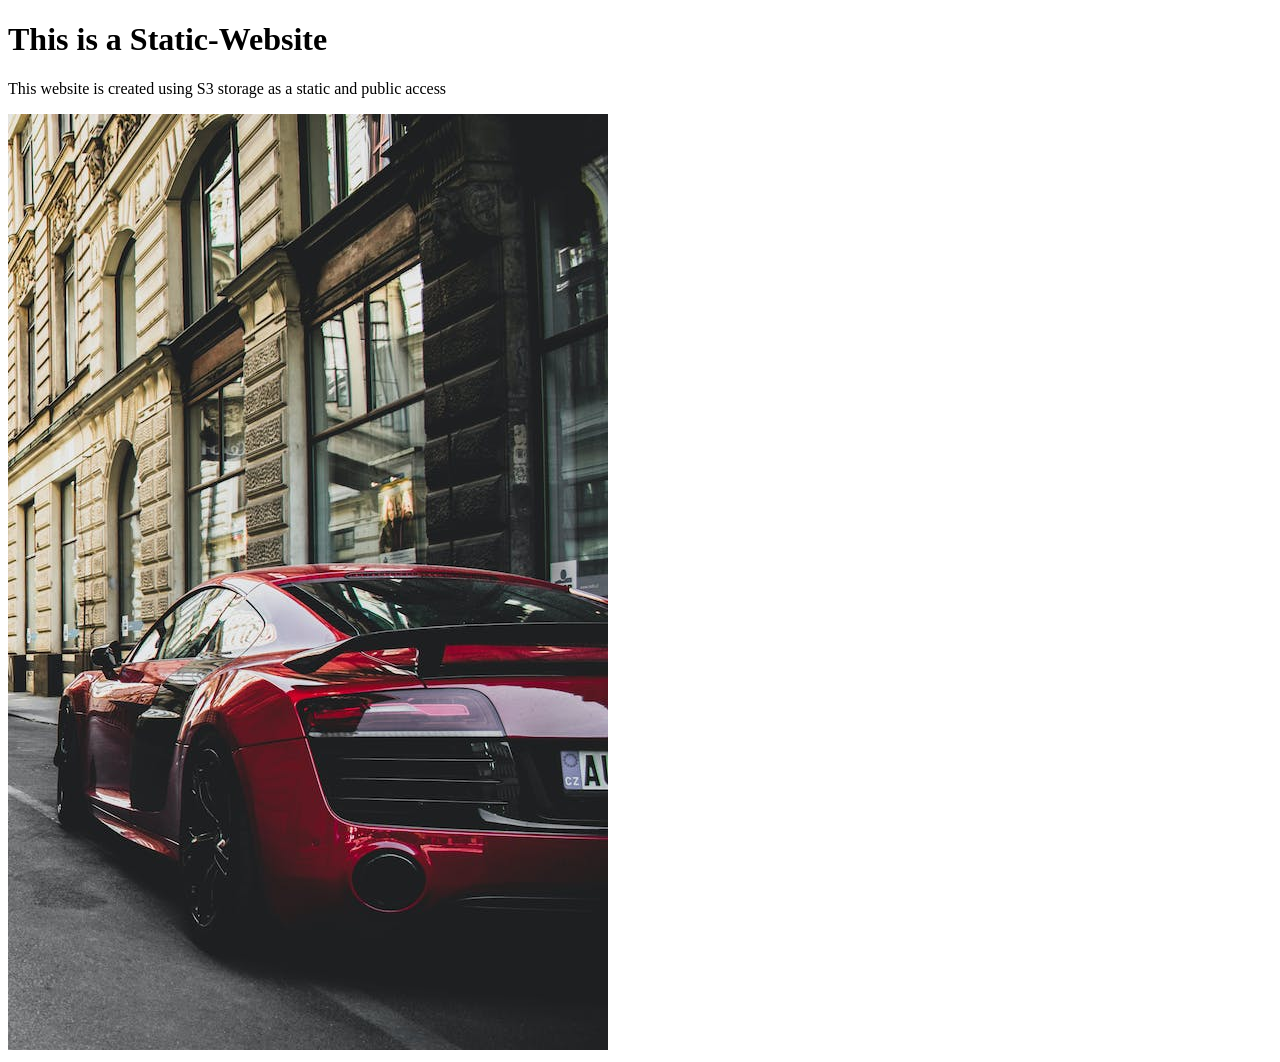
<file: Static-Website/index.html>
<!DOCTYPE html>
<html lang="en">
<head>
    <meta charset="UTF-8">
    <meta name="viewport" content="width=device-width, initial-scale=1.0">
    <title>Static-Website</title>
</head>
<body>
    <h1>This is a Static-Website</h1>
    <p>
        This website is created using S3 storage as a static and public access
    </p>
    <img src="pexels-photo-1545743.jpeg">
</body>
</html>
</file>
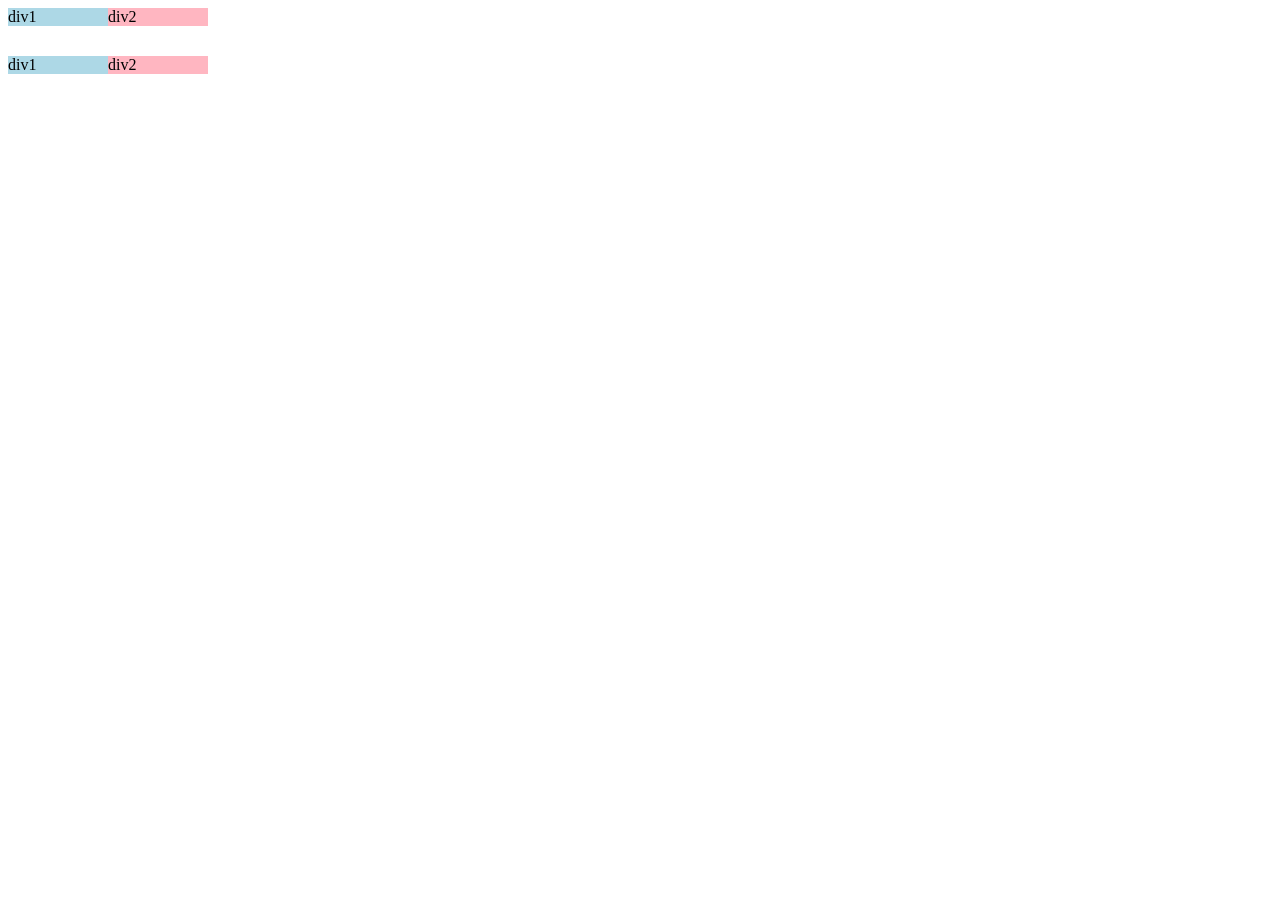
<file: CodePipeLine-Continuous-Deployment/YT-clone/grid.html>
<!DOCTYPE html>
<html>
    <title>Grid Practice</title>
    <head>

    </head>
    <body>
        <div style="
        margin-bottom: 30px;
            display: grid;
            grid-template-columns: 100px 100px ;
            ">
            <div style="background-color: lightblue;">div1</div>
            <div style="background-color: lightpink;">div2</div>
        </div>

        <div style="
        display: grid;
        grid-template-columns: 100px 100px;
        ">
        <div style="background-color: lightblue;">div1</div>
        <div style="background-color: lightpink;">div2</div>
    </div>
    </body>
</html>
</file>
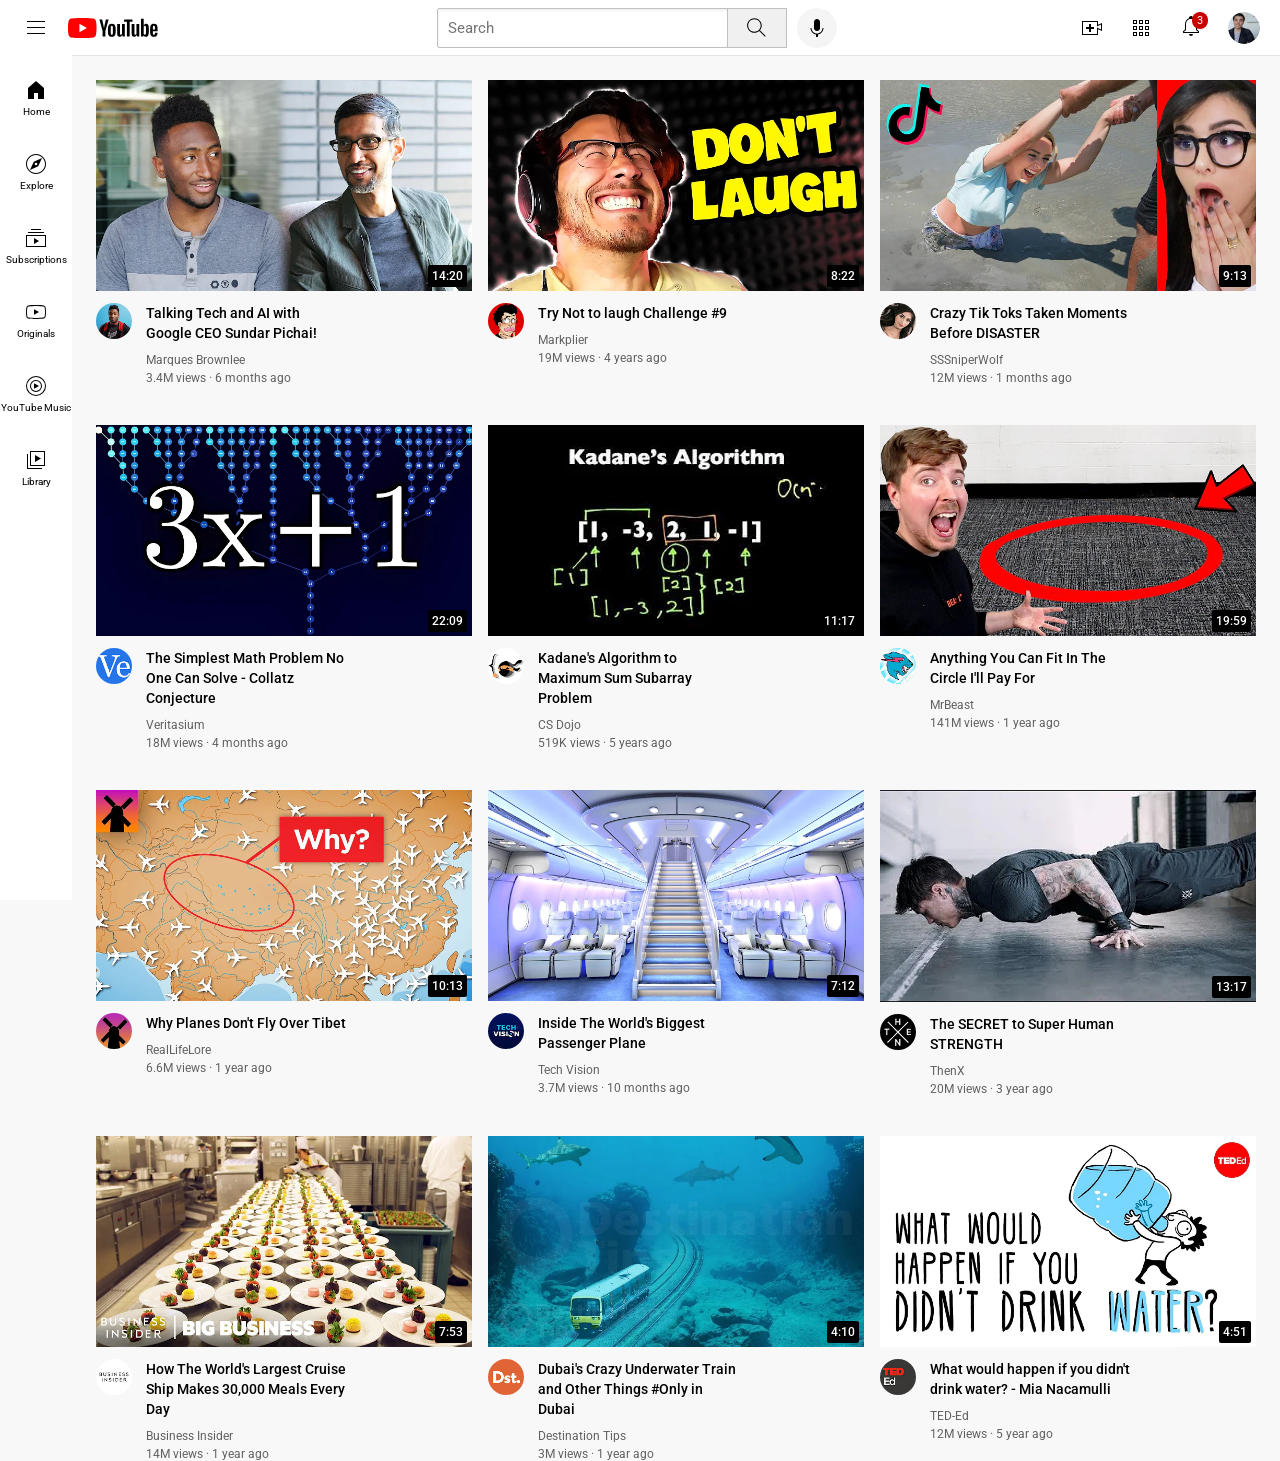
<file: CodePipeLine-Continuous-Deployment/YT-clone/youtube.html>
<!DOCTYPE html>
<html>
    <head>
        <title>
            Youtube.com Clone
        </title>

        <link rel="preconnect" href="https://fonts.googleapis.com">
        <link rel="preconnect" href="https://fonts.gstatic.com" crossorigin>
        <link href="https://fonts.googleapis.com/css2?family=Roboto:wght@400;500;700&display=swap" rel="stylesheet">

        <link rel="stylesheet" href="styles/general.css">
        <link rel="stylesheet" href="styles/header.css">
        <link rel="stylesheet" href="styles/video.css">
        <link rel="stylesheet" href="styles/sidebar.css">
    </head>

    <body>
        <div class="header">
            <div class="left-section">
                <img class="hamburger-menu" src="header/hamburger-menu.svg">
                <img class="youtube-logo" src="header/youtube-logo.svg">
            </div>

            <div class="middle-section">
                <input class="search-bar" type="textbox" placeholder="Search">
                <button class="search-button">
                    <img class="search-icon" src="header/search.svg">
                    <div class="tooltip">Search</div>
                </button>
                <button class="voice-search-button">
                    <img class="voice-search-icon" src="header/voice-search-icon.svg">
                    <div class="tooltip">Search with your voice</div>
                </button>
            </div>

            <div class="right-section">
                <div class="upload-icon-container">
                    <img class="upload-icon" src="header/upload.svg">
                    <div class="tooltip">Create</div>
                </div>
                
                <img class="youtube-apps-icon" src="header/youtube-apps.svg">
                <div class="notifications-icon-container">
                    <img class="notifications-icon" src="header/notifications.svg">
                    <div class="notifications-count">3</div>
                </div>
                <img class="current-user-picture" src="header/my-channel.jpeg">
            </div>
        </div>

        <div class="sidebar">
            <div class="sidebar-bar">
                <img src="header/home.svg">
                <div>Home</div>
            </div>
            <div class="sidebar-bar">
                <img src="header/explore.svg">
                <div>Explore</div>
            </div>
            <div class="sidebar-bar">
                <img src="header/subscriptions.svg">
                <div>Subscriptions</div>
            </div>
            <div class="sidebar-bar">
                <img src="header/originals.svg">
                <div>Originals</div>
            </div>
            <div class="sidebar-bar">
                <img src="header/youtube-music.svg">
                <div>YouTube Music</div>
            </div>
            <div class="sidebar-bar">
                <img src="header/library.svg">
                <div>Library</div>
            </div>
        </div>
        
        <div class="video-grid">
            <div class="video-preview">

                <div class="thumbnail-row"> 
                    <img class="thumbnail" src="thumbnails/thumbnail-1.webp">
                    <div class="video-time">
                        14:20
                    </div>
                </div>
    
                <div class="video-info-grid">
                    <div class="channel-picture">
                        <img class="profile-picture" src="channel-pictures/channel-1.jpeg">
                    </div>
    
                    <div class="video-info">
                        <p class="video-title">
                        Talking Tech and AI with Google CEO Sundar Pichai!
                    </p>
                    <p class="video-author">
                        Marques Brownlee
                    </p>
                    <p class="video-stats ">
                        3.4M views &#183 6 months ago
                    </p>
                </div>
                    
                </div>
               
            </div>
    
            <div class="video-preview">
    
                <div class="thumbnail-row"> 
                    <img class="thumbnail" src="thumbnails/thumbnail-2.webp">
                    <div class="video-time">
                        8:22
                    </div>
                </div>
       
                <div class="video-info-grid">
                    <div class="channel-picture">
                        <img class="profile-picture" src="channel-pictures/channel-2.jpeg">
                    </div>
    
                    <div class="video-info">
                        <p class="video-title">
                        Try Not to laugh Challenge #9
                    </p>
                    <p class="video-author">
                        Markplier
                    </p>
                    <p class="video-stats ">
                        19M views &#183 4 years ago
                    </p>
                </div>
                    
                </div>
               
            </div>
    
            <div class="video-preview">
    
                <div class="thumbnail-row"> 
                    <img class="thumbnail" src="thumbnails/thumbnail-3.webp">
                    <div class="video-time">
                        9:13
                    </div>
                </div>
    
                <div class="video-info-grid">
                    <div class="channel-picture">
                        <img class="profile-picture" src="channel-pictures/channel-3.jpeg">
                    </div>
    
                    <div class="video-info">
                        <p class="video-title">
                        Crazy Tik Toks Taken Moments Before DISASTER
                    </p>
                    <p class="video-author">
                        SSSniperWolf
                    </p>
                    <p class="video-stats ">
                        12M views &#183 1 months ago
                    </p>
                </div>
                    
                </div>
               
            </div>
    
            <div class="video-preview">
    
                <div class="thumbnail-row"> 
                    <img class="thumbnail" src="thumbnails/thumbnail-4.webp">
                    <div class="video-time">
                        22:09
                    </div>
                </div>
       
                <div class="video-info-grid">
                    <div class="channel-picture">
                        <img class="profile-picture" src="channel-pictures/channel-4.jpeg">
                    </div>
    
                    <div class="video-info">
                        <p class="video-title">
                        The Simplest Math Problem No One Can Solve - Collatz Conjecture
                    </p>
                    <p class="video-author">
                        Veritasium
                    </p>
                    <p class="video-stats ">
                        18M views &#183 4 months ago
                    </p>
                </div>
                    
                </div>
               
            </div>
    
            <div class="video-preview">
    
                <div class="thumbnail-row"> 
                    <img class="thumbnail" src="thumbnails/thumbnail-5.webp">
                    <div class="video-time">
                        11:17
                    </div>
                </div>
    
                <div class="video-info-grid">
                    <div class="channel-picture">
                        <img class="profile-picture" src="channel-pictures/channel-5.jpeg">
                    </div>
    
                    <div class="video-info">
                        <p class="video-title">
                        Kadane's Algorithm to Maximum Sum Subarray Problem
                    </p>
                    <p class="video-author">
                        CS Dojo
                    </p>
                    <p class="video-stats ">
                        519K views &#183 5 years ago
                    </p>
                </div>
                    
                </div>
               
            </div>
    
            <div class="video-preview">
    
                <div class="thumbnail-row"> 
                    <img class="thumbnail" src="thumbnails/thumbnail-6.webp">
                    <div class="video-time">
                        19:59
                    </div>
                </div>
       
                <div class="video-info-grid">
                    <div class="channel-picture">
                        <img class="profile-picture" src="channel-pictures/channel-6.jpeg">
                    </div>
    
                    <div class="video-info">
                        <p class="video-title">
                        Anything You Can Fit In The Circle I'll Pay For
                    </p>
                    <p class="video-author">
                        MrBeast
                    </p>
                    <p class="video-stats ">
                        141M views &#183 1 year ago
                    </p>
                </div>
                    
                </div>
               
            </div>

            <div class="video-preview">
    
                <div class="thumbnail-row"> 
                    <img class="thumbnail" src="thumbnails/thumbnail-7.webp">
                    <div class="video-time">
                        10:13
                    </div>
                </div>
       
                <div class="video-info-grid">
                    <div class="channel-picture">
                        <img class="profile-picture" src="channel-pictures/channel-7.jpeg">
                    </div>
    
                    <div class="video-info">
                        <p class="video-title">
                        Why Planes Don't Fly Over Tibet
                    </p>
                    <p class="video-author">
                        RealLifeLore
                    </p>
                    <p class="video-stats ">
                        6.6M views &#183 1 year ago
                    </p>
                </div>
                    
                </div>
               
            </div>

            <div class="video-preview">
    
                <div class="thumbnail-row"> 
                    <img class="thumbnail" src="thumbnails/thumbnail-8.webp">
                    <div class="video-time">
                        7:12
                    </div>
                </div>
       
                <div class="video-info-grid">
                    <div class="channel-picture">
                        <img class="profile-picture" src="channel-pictures/channel-8.jpeg">
                    </div>
    
                    <div class="video-info">
                        <p class="video-title">
                        Inside The World's Biggest Passenger Plane
                    </p>
                    <p class="video-author">
                        Tech Vision
                    </p>
                    <p class="video-stats ">
                        3.7M views &#183 10 months ago
                    </p>
                </div>
                    
                </div>
               
            </div>

            <div class="video-preview">
    
                <div class="thumbnail-row"> 
                    <img class="thumbnail" src="thumbnails/thumbnail-9.webp">
                    <div class="video-time">
                        13:17
                    </div>
                </div>
       
                <div class="video-info-grid">
                    <div class="channel-picture">
                        <img class="profile-picture" src="channel-pictures/channel-9.jpeg">
                    </div>
    
                    <div class="video-info">
                        <p class="video-title">
                        The SECRET to Super Human STRENGTH
                    </p>
                    <p class="video-author">
                        ThenX
                    </p>
                    <p class="video-stats ">
                        20M views &#183 3 year ago
                    </p>
                </div>
                    
                </div>
               
            </div>

            <div class="video-preview">
    
                <div class="thumbnail-row"> 
                    <img class="thumbnail" src="thumbnails/thumbnail-10.webp">
                    <div class="video-time">
                        7:53
                    </div>
                </div>
       
                <div class="video-info-grid">
                    <div class="channel-picture">
                        <img class="profile-picture" src="channel-pictures/channel-10.jpeg">
                    </div>
    
                    <div class="video-info">
                        <p class="video-title">
                            How The World's Largest Cruise Ship Makes 30,000 Meals Every Day
                    </p>
                    <p class="video-author">
                        Business Insider
                    </p>
                    <p class="video-stats ">
                        14M views &#183 1 year ago
                    </p>
                </div>
                    
                </div>
               
            </div>

            <div class="video-preview">
    
                <div class="thumbnail-row"> 
                    <img class="thumbnail" src="thumbnails/thumbnail-11.webp">
                    <div class="video-time">
                        4:10
                    </div>
                </div>
       
                <div class="video-info-grid">
                    <div class="channel-picture">
                        <img class="profile-picture" src="channel-pictures/channel-11.jpeg">
                    </div>
    
                    <div class="video-info">
                        <p class="video-title">
                        Dubai's Crazy Underwater Train and Other Things #Only in Dubai
                    </p>
                    <p class="video-author">
                        Destination Tips
                    </p>
                    <p class="video-stats ">
                        3M views &#183 1 year ago
                    </p>
                </div>
                    
                </div>
               
            </div>

            <div class="video-preview">
    
                <div class="thumbnail-row"> 
                    <img class="thumbnail" src="thumbnails/thumbnail-12.webp">
                    <div class="video-time">
                        4:51
                    </div>
                </div>
       
                <div class="video-info-grid">
                    <div class="channel-picture">
                        <img class="profile-picture" src="channel-pictures/channel-12.jpeg">
                    </div>
    
                    <div class="video-info">
                        <p class="video-title">
                        What would happen if you didn't drink water? - Mia Nacamulli
                    </p>
                    <p class="video-author">
                        TED-Ed
                    </p>
                    <p class="video-stats ">
                        12M views &#183 5 year ago
                    </p>
                </div>
                    
                </div>
               
            </div>

        </div>
        
    </body>
</html>
</file>
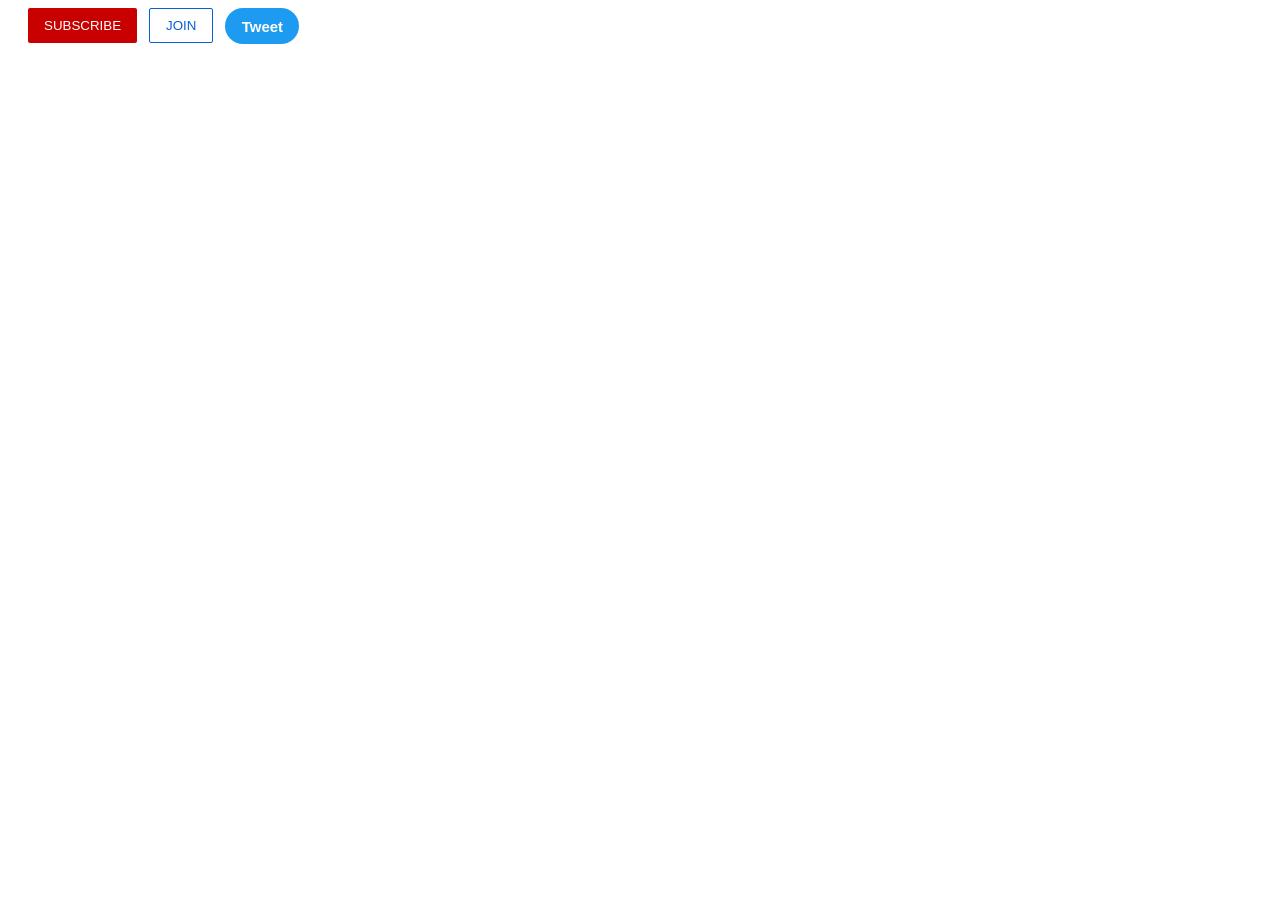
<file: CodePipeLine-Continuous-Deployment/YT-clone/intro-to-html/buttons.html>
<!DOCTYPE html>
<html>
    <head>
        <title>Button Practice</title>
        <link rel="stylesheet" href="buttons.css"> 
    </head>

    <body>
        <button class="subscribe-button">
            SUBSCRIBE
        </button>
        
        <button class="join-button">
            JOIN
        </button>

        <button class="tweet-button">
            Tweet
        </button>
    </body>
</html>
</file>
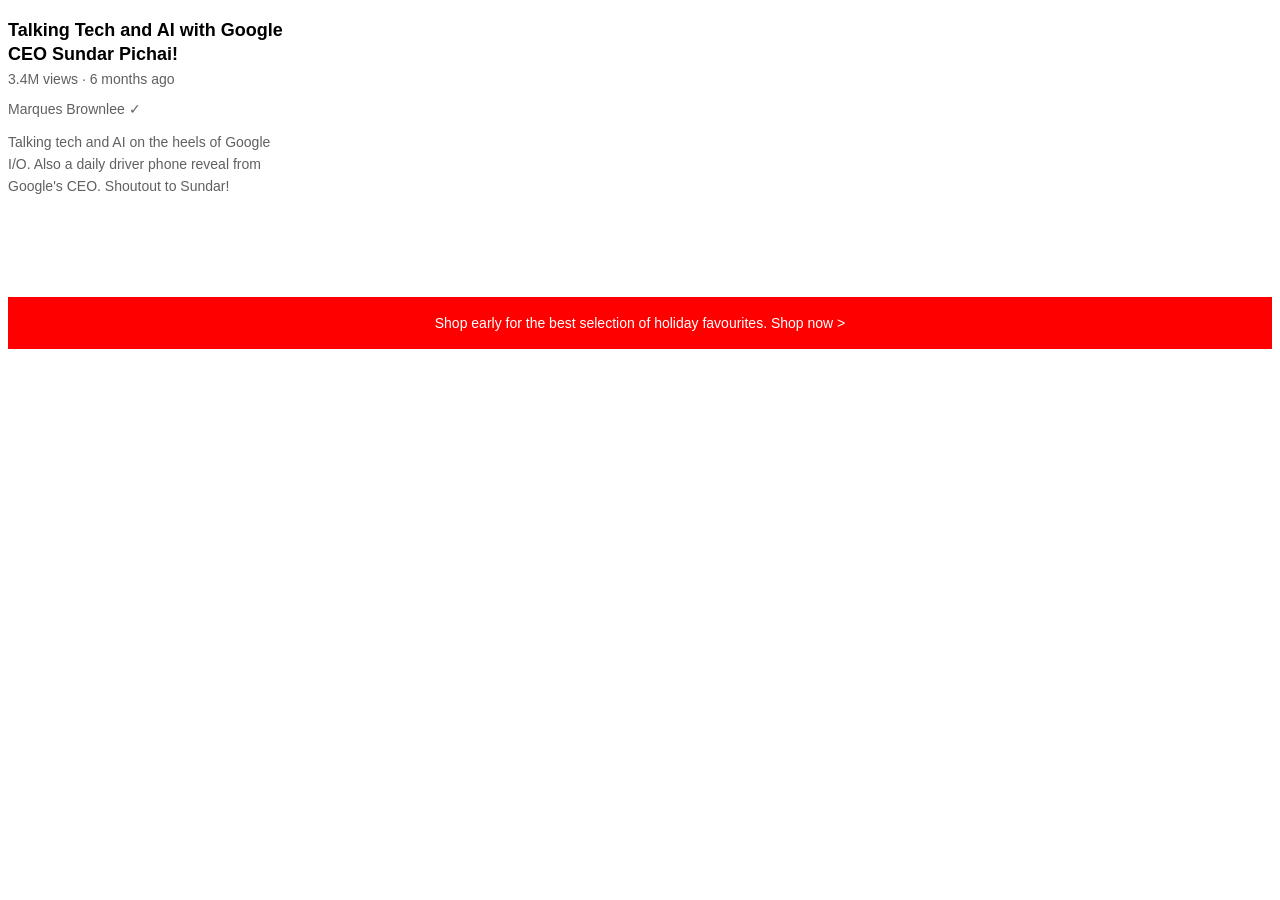
<file: CodePipeLine-Continuous-Deployment/YT-clone/intro-to-html/text.html>
<!DOCTYPE html>
<html>
    <head>
        <title>Text</title>
        <link rel="stylesheet" href="text.css">
    </head>

    <body>
        <p class="video-title">
            Talking Tech and AI with Google CEO Sundar Pichai!
        </p>
        
        <p class="video">
            3.4M views &#183 6 months ago
        </p>
        
        <p class="author">
            Marques Brownlee &#10003;
        </p>
        
        <p class="desc">
            Talking tech and AI on the heels of Google I/O. Also a daily driver phone reveal from Google's CEO. Shoutout to Sundar!
        </p>
        
        <p class="apple">
            Shop early for the best selection of holiday favourites. <span class="exp">Shop now &#62</span>
        
        </p>
    </body>
</html>
</file>
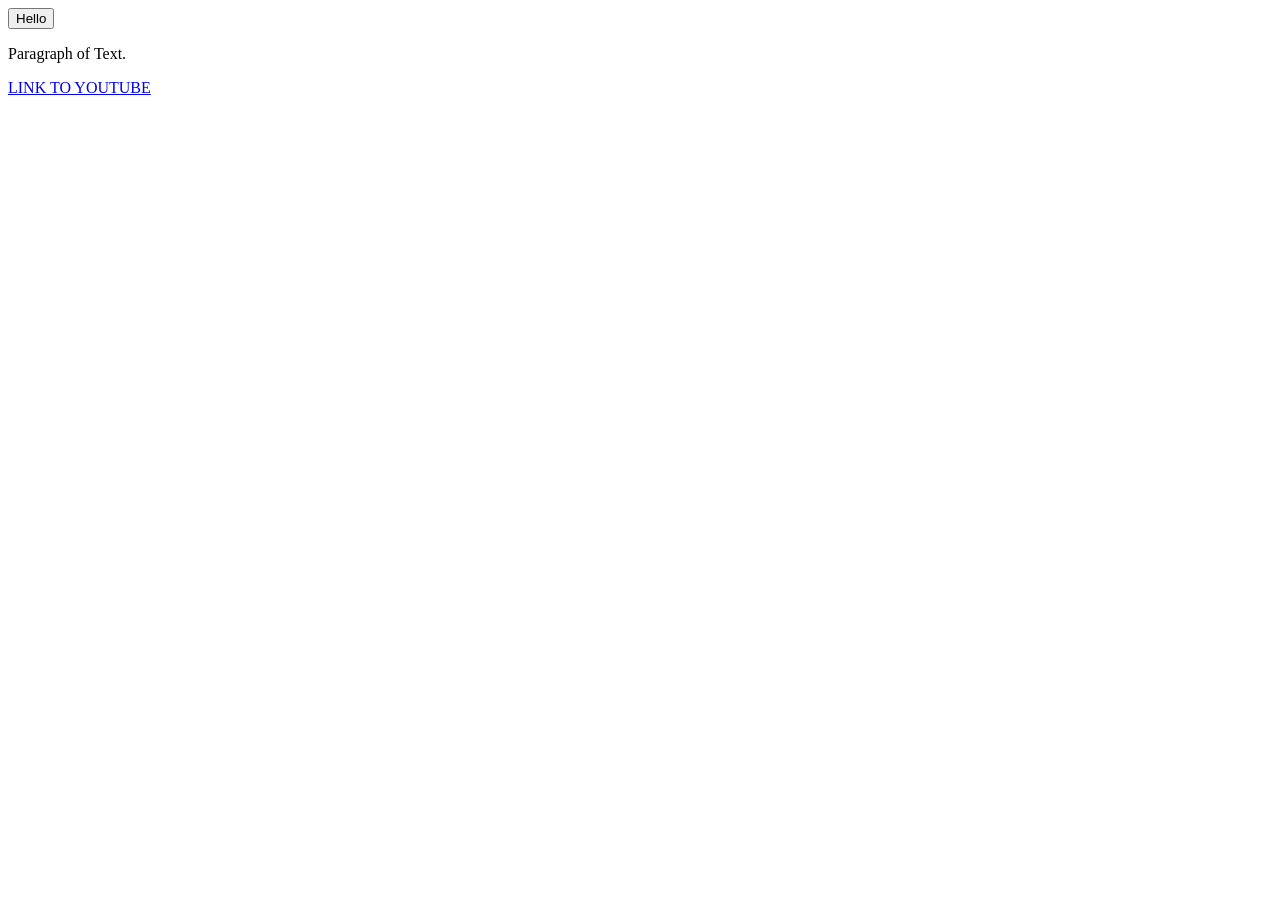
<file: CodePipeLine-Continuous-Deployment/YT-clone/intro-to-html/website.html>
<!DOCTYPE html>
<html>
    <head>
        <title>
            First Website
        </title>
    </head>

    <body>
        <button>
            Hello
        </button>
        
        <p>
            Paragraph of Text.
        </p>
        
        <a href="https://www.youtube.com/" target="_blank">
            LINK TO YOUTUBE 
        </a>
    </body>
</html>
</file>
<file: CodePipeLine-Continuous-Deployment/YT-clone/styles/general.css>
p {
    font-family: Roboto, Arial;
    margin-top: 0;
    margin-bottom: 0;
}

body {
    margin:0;
    padding-top: 80px;
    padding-left: 96px;
    padding-right: 24px;
    background-color: rgb(248, 248, 248);
}
</file>
<file: CodePipeLine-Continuous-Deployment/YT-clone/styles/header.css>
.header {
    height:55px;
    display: flex;
    flex-direction: row;
    justify-content: space-between;
    position: Fixed;
    top:0;
    left:0;
    right:0;
    background-color: white;
    border-bottom-width:  1px;
    border-bottom-style: solid;
    border-bottom-color: rgb(227, 228, 228);
    z-index: 100;
}

.left-section {
    display: flex;
    align-items: center;
}

.hamburger-menu {
    margin-left: 24px;
    margin-right: 20px;
    height:24px;
}

.youtube-logo {
    height:20px
}

.middle-section {
    display: flex;
    flex:1;
    margin-left:70px;
    margin-right: 35px;
    max-width: 400px;
    align-items: center;
}

.search-bar::placeholder {
    font-family: Roboto, Arial;
    font-size: 15px;
}

.search-bar {
    flex:1;
    height:36px;
    padding-left: 10px;
    font-size: 15px;
    border-width: 1px;
    border-style: solid;
    border-color: rgb(192, 192, 192);
    border-radius: 2px;
    box-shadow: inset 1px 2px 3px rgba(0, 0, 0, 0.05);
    width: 0 ;
}

.search-button {
    height:40px;
    width:60px;
    background-color: rgb(240, 240, 240);
    border:1px;
    border-style: solid;
    border-color: rgb(192, 192, 192);
    margin-left: -1px;
    margin-right:10px;
}

.search-button,
.voice-search-button,
.upload-icon-container {
    position: relative;
    display: flex;
    justify-content: center;
    align-items: center;
}

.search-button .tooltip,
.voice-search-button .tooltip,
.upload-icon-container .tooltip {
    font-family: Roboto, Arial;
    position: absolute;   
    background-color: grey;
    color: white;
    padding-top: 4px;
    padding-bottom: 4px;
    padding-left: 8px;
    padding-right: 8px;
    border-radius: 2px;
    font-size: 12px;
    bottom: -30px;
    opacity: 0;
    transition: opacity 0.15s;
    pointer-events: none;
    white-space: nowrap;
}

.search-button:hover .tooltip ,
.voice-search-button:hover .tooltip,
.upload-icon-container:hover .tooltip {
    opacity: 1;
}

.search-icon {
    height:25px;
}

.voice-search-button {
    height:40px;
    width:40px;
    border-radius: 20px;
    border: none;
    background-color: rgb(245, 245, 245);
}

.voice-search-icon {
    height: 24px;
}

.right-section {
    width: 180px;
    display: flex;
    align-items: center;
    justify-content: space-between;
    margin-right: 20px;
    flex-shrink: 0;
}

.upload-icon {
    height:24px;

}

.youtube-apps-icon {
    height:24px;

}

.notifications-icon {
    height:24px;
}

.notifications-icon-container {
    position: relative;
}

.notifications-count {
    font-family: Roboto, Arial;
    font-size: 11px;
    color: white;
    position: absolute;
    top:-2px;
    right: -5px;
    background-color: rgb(200, 0, 0);
    border-radius: 10px;
    padding-left: 5px;
    padding-top: 2px;
    padding-bottom: 2px;
    padding-right: 5px;
}

.current-user-picture {
    height: 32px;
    border-radius: 16px;
}
</file>
<file: CodePipeLine-Continuous-Deployment/YT-clone/styles/video.css>
.thumbnail {
    width: 100%
}

.video-title {
    margin-top: 0;
    font-size: 14px;
    font-weight: 500;
    line-height: 20px;
    margin-bottom: 10px;
}

.video-info-grid {
    display: grid;
    grid-template-columns: 50px 1fr;
} 

.channel-picture {
    display: inline-block;
    width: 50px;
    vertical-align:top;
}

.video-info {
    display: inline-block;
    width: 200px;
}

.profile-picture {
    width:36px;
    border-radius: 50px;
}

.thumbnail-row {
    margin-bottom: 8px;
    position: relative;
}

.video-author ,
.video-stats {
    font-size:12px;
    color: rgb(96, 96, 96);
}

.video-author {
    margin-bottom: 4px;
}

.video-grid {
    display: grid;
    grid-template-columns: 1fr 1fr 1fr;
    column-gap: 16px ;
    row-gap: 40px;
}

.video-time {
    background-color: black;
    color: white;
    position: absolute;
    right:5px;
    bottom:8px;
    font-family: Roboto, Arial;
    font-size:12px;
    font-weight: 500;
    padding-left: 4px;
    padding-right:4px;
    padding-top:4px;
    padding-bottom: 4px;
    border-radius: 2px;
}
</file>
<file: CodePipeLine-Continuous-Deployment/YT-clone/styles/sidebar.css>
.sidebar {
    position:fixed;
    left:0;
    bottom:0;
    top:55px;
    background-color: white;
    width: 72px;
    z-index: 200;
    padding-top: 5px;
}

.sidebar-bar {
    height: 74px;
    display: flex;
    justify-content: center;
    align-items: center;
    flex-direction: column;
    cursor: pointer;
}

.sidebar-bar:hover {
    background-color: rgb(235, 235, 235);
}

.sidebar-bar img {
    height: 24px;
}

.sidebar-bar div {
    font-family: Roboto, Arial;
    font-size: 10px;
    margin-top: 4px;;
}
</file>
<file: CodePipeLine-Continuous-Deployment/YT-clone/intro-to-html/buttons.css>
.subscribe-button {
    background-color: rgb(200, 0, 0);
    color: white;
    border: none;
    border-radius: 2px;
    cursor: pointer;
    margin-right: 8px;
    margin-left: 20px;
    padding-top: 10px;
    padding-bottom: 10px;
    padding-left: 16px;
    padding-right: 16px;
    transition: opacity 0.15s;
    vertical-align: top;
  }
  
  .subscribe-button:hover {
    opacity: 0.8;
  }
  
  .subscribe-button:active {
    opacity: 0.5;
  }
  
  .join-button {
    background-color: white;
    border-color: rgb(6, 95, 212);
    border-style: solid;
    border-width: 1px;
    color: rgb(6, 95, 212);
    border-radius: 2px;
    cursor: pointer;
    padding-top: 9px;
    padding-bottom: 9px;
    padding-left: 16px;
    padding-right: 16px;
  
    transition: background-color 0.15s,
      color 0.15s;
  }
  
  .join-button:hover {
    background-color: rgb(6, 95, 212);
    color: white;
  }
  
  .join-button:active {
    opacity: 0.7;
  }
  
  .tweet-button {
    background-color: rgb(29, 155, 240);
    color: white;
    border: none;
    height: 36px;
    width: 74px;
    border-radius: 8px;
    border-radius: 18px;
    font-weight: bold;
    font-size: 15px;
    cursor: pointer;
    margin-left: 8px;
    transition: box-shadow 0.15s;
    vertical-align: top;
  }
  
  .tweet-button:hover {
    box-shadow: 5px 5px 10px rgba(0, 0, 0, 0.15);
  }
</file>
<file: CodePipeLine-Continuous-Deployment/YT-clone/intro-to-html/text.css>
.video-title {
    font-family: Arial;
    font-size: 18px;
    font-weight: bold;
    width: 300px;
    line-height: 24px;
    margin-bottom: 5px;
}

.video {
    font-family: Arial;
    font-size: 14px;
    color: rgb(96, 96, 96);
    margin-top: 0;
}

.author {
    font-family: Arial;
    font-size: 14px;
    color: rgb(96, 96, 96);
}

.desc {
    font-family: Arial;
    font-size: 14px;
    color: rgb(96, 96, 96);
    width: 280px;
    line-height: 22px;
    margin-bottom: 100px;
}

.apple {
    font-family: Arial;
    font-size: 14px;
    background-color: red;
    text-align: center;
    color: white;
    padding-top: 18px;
    padding-bottom: 18px;
}

.exp:hover {
    text-decoration: underline;
    cursor: pointer;
}
</file>
